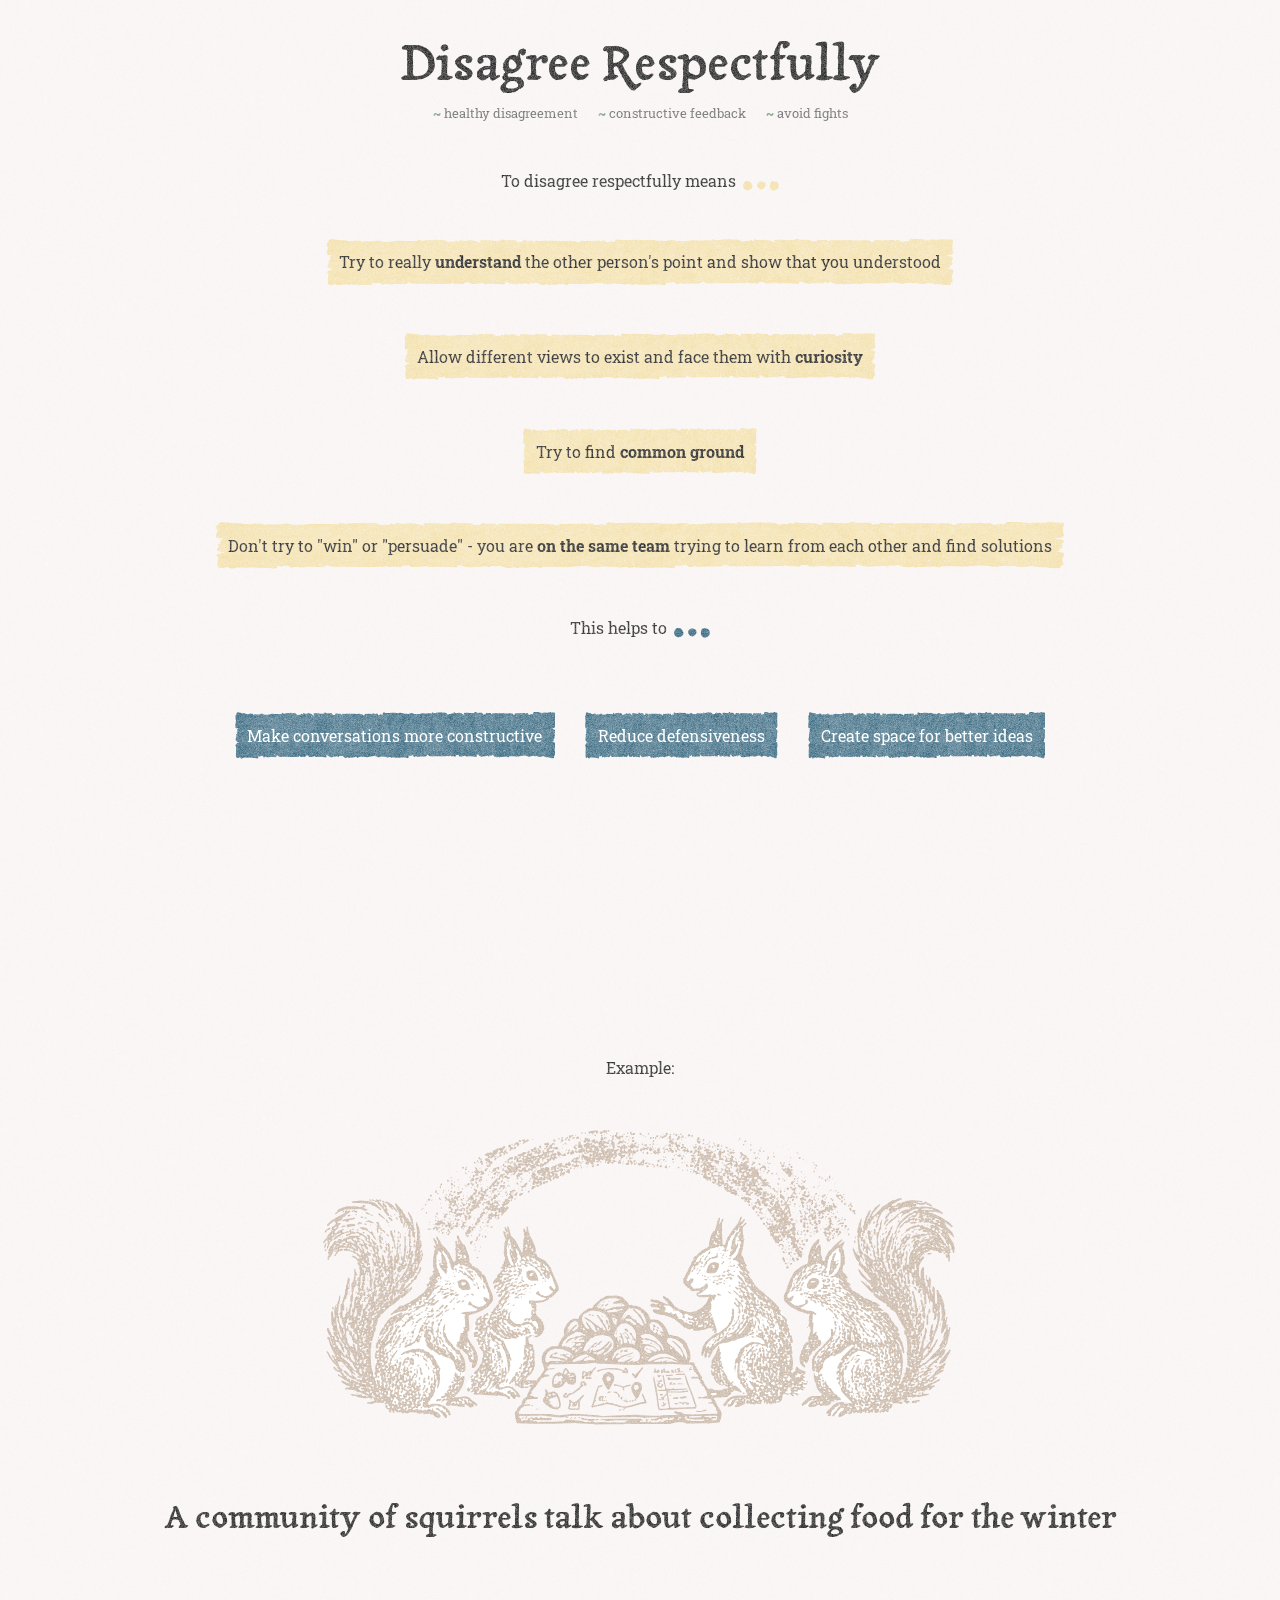
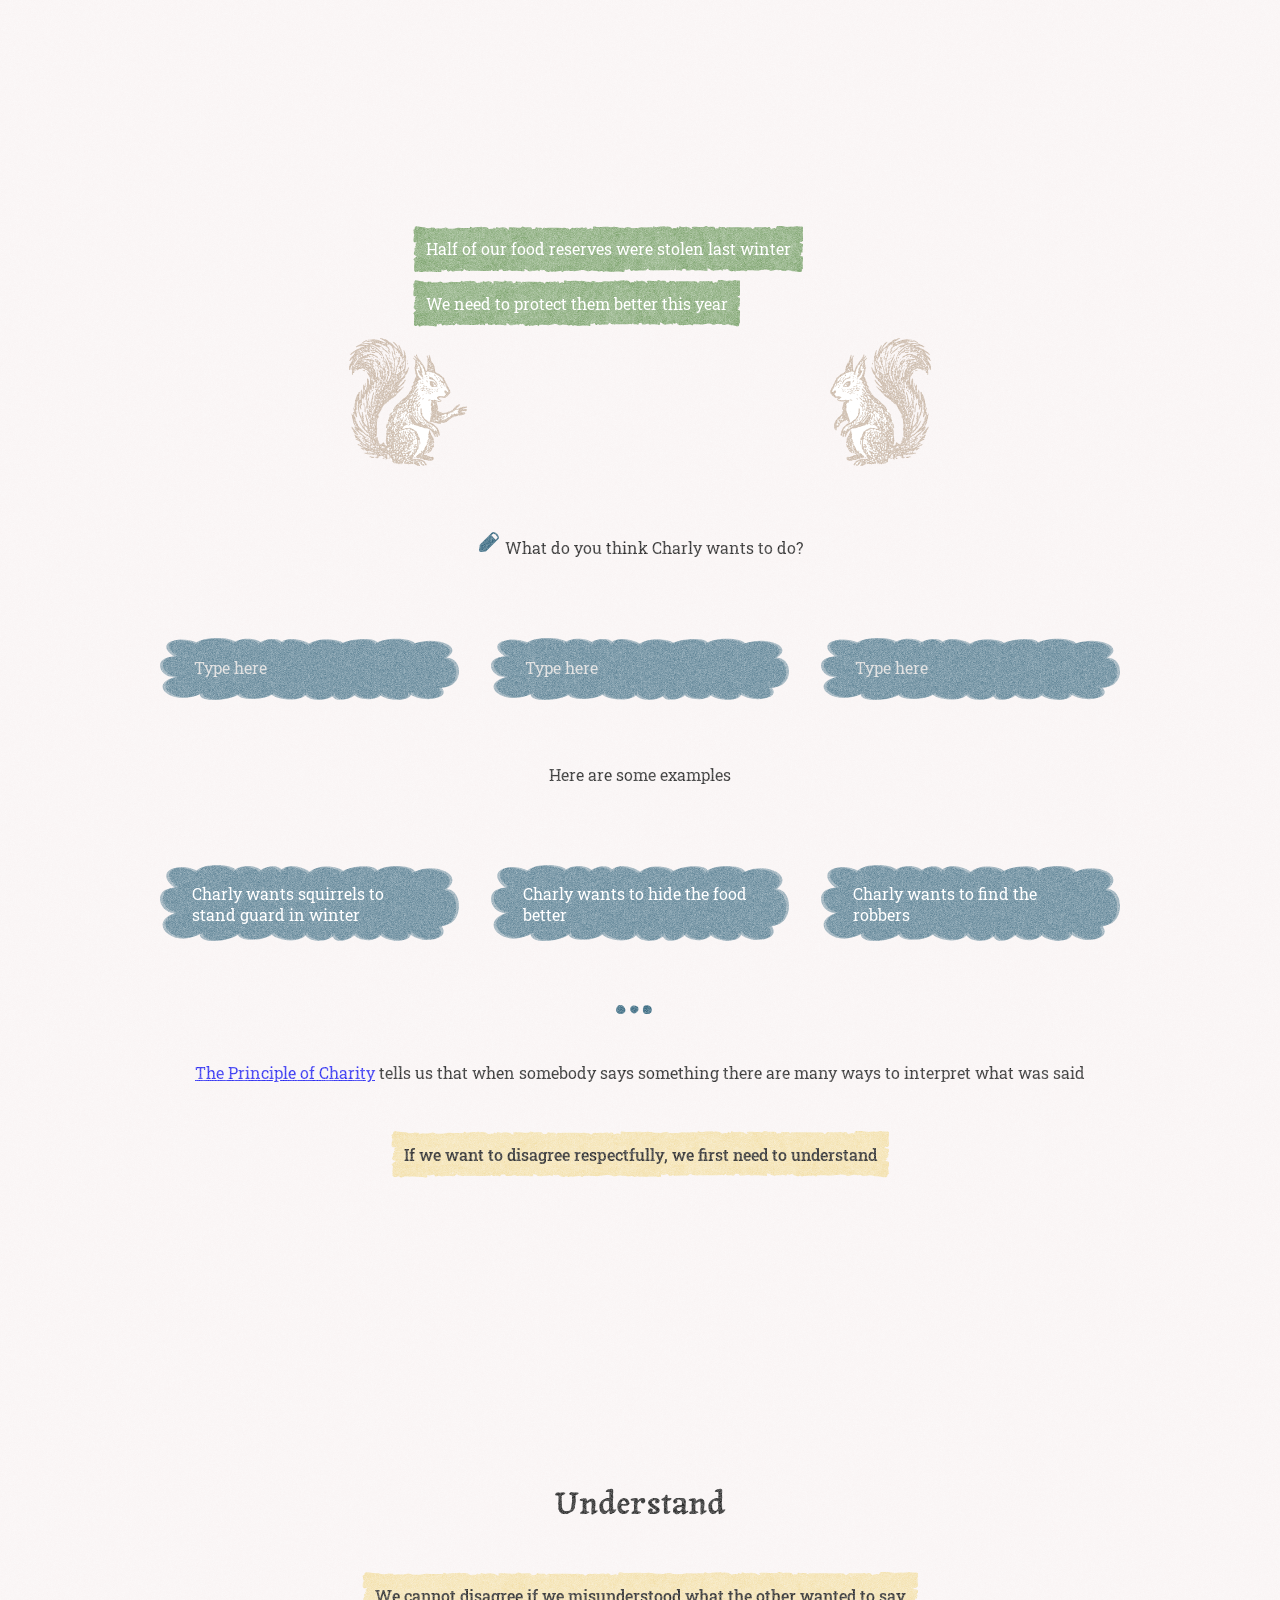
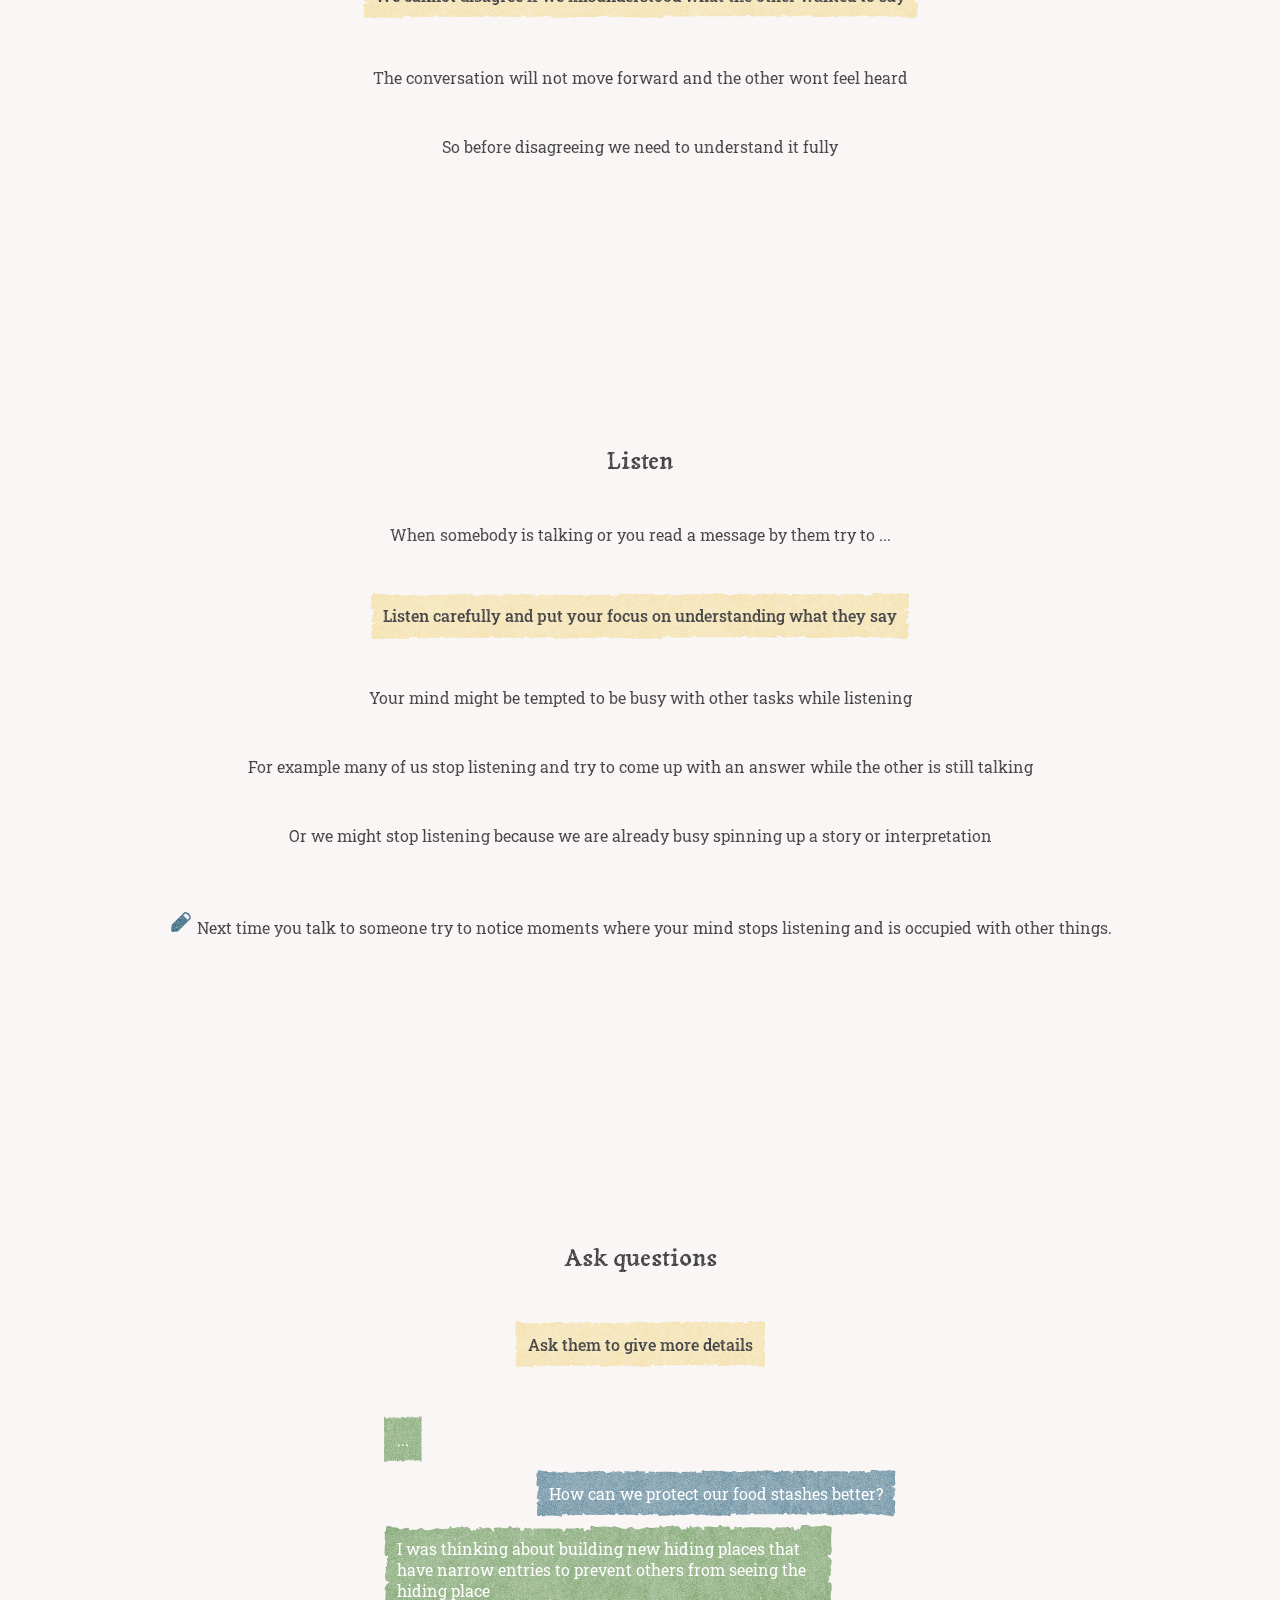
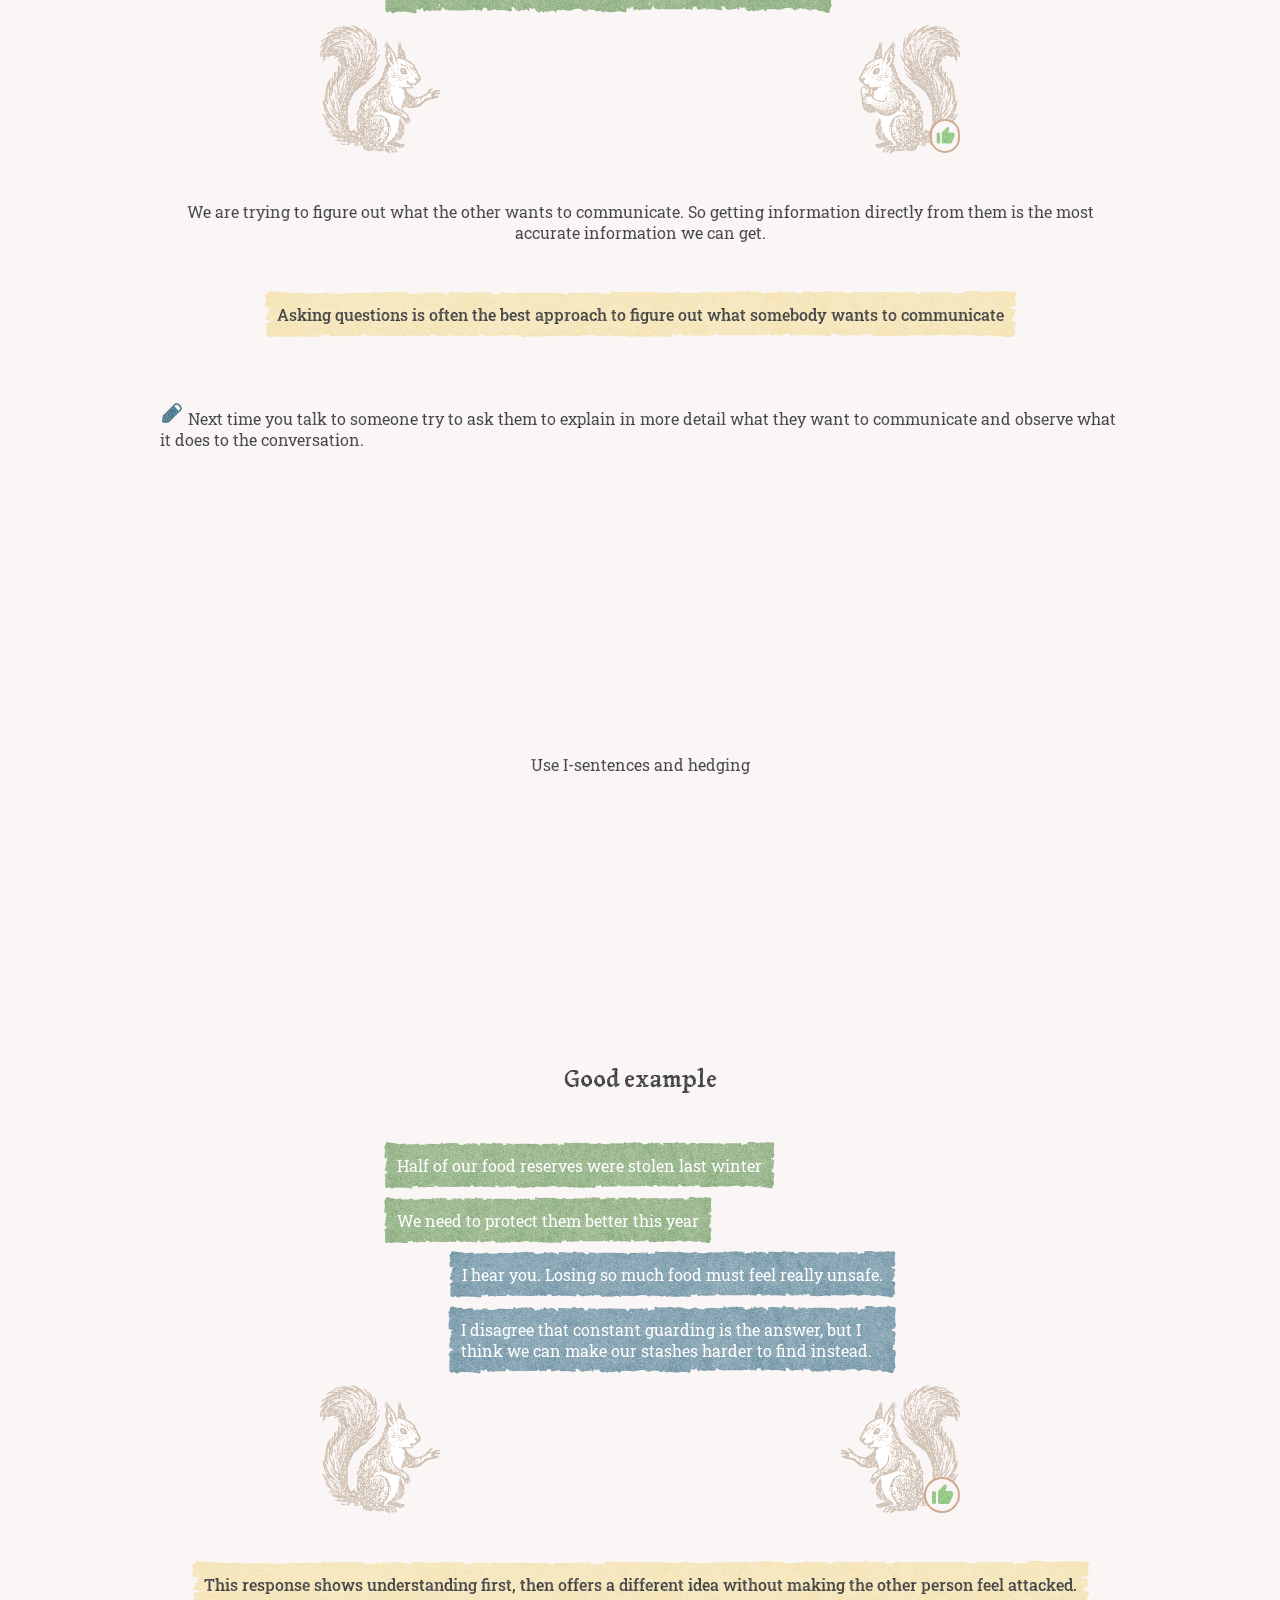
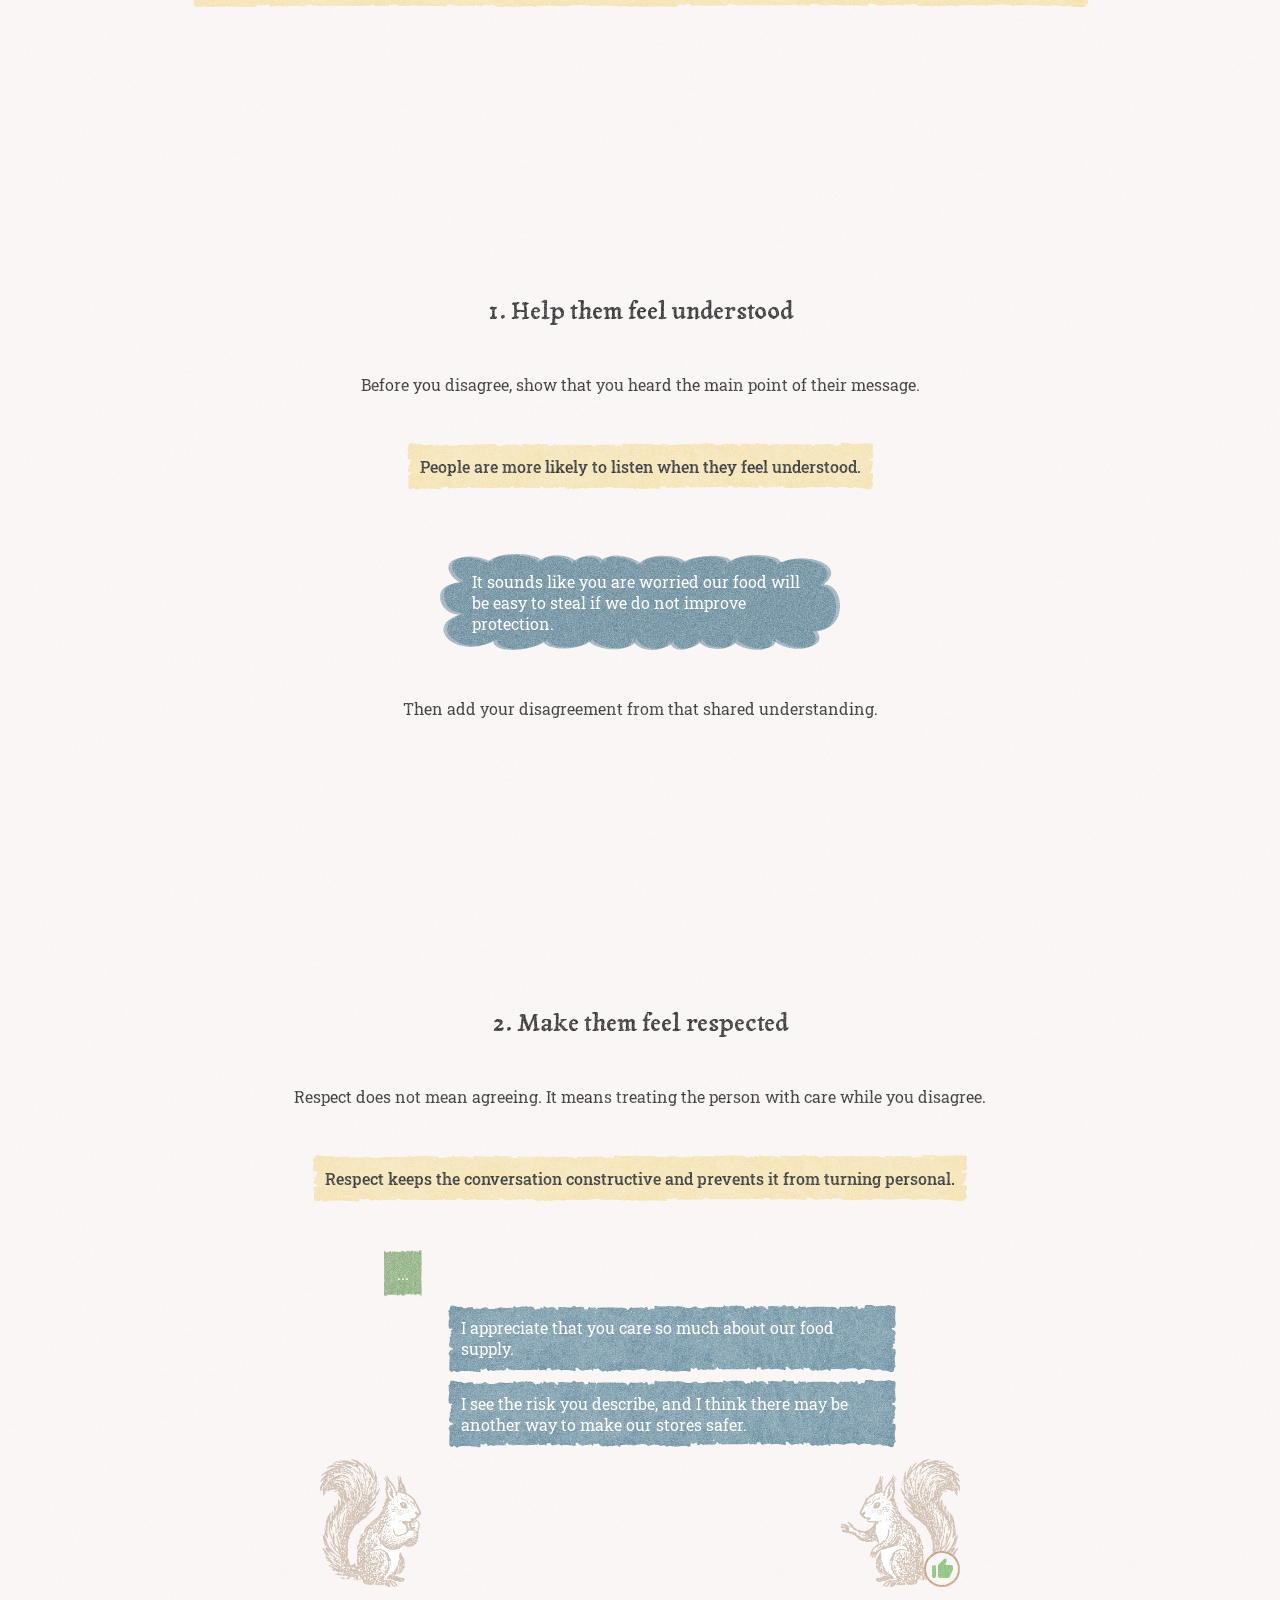
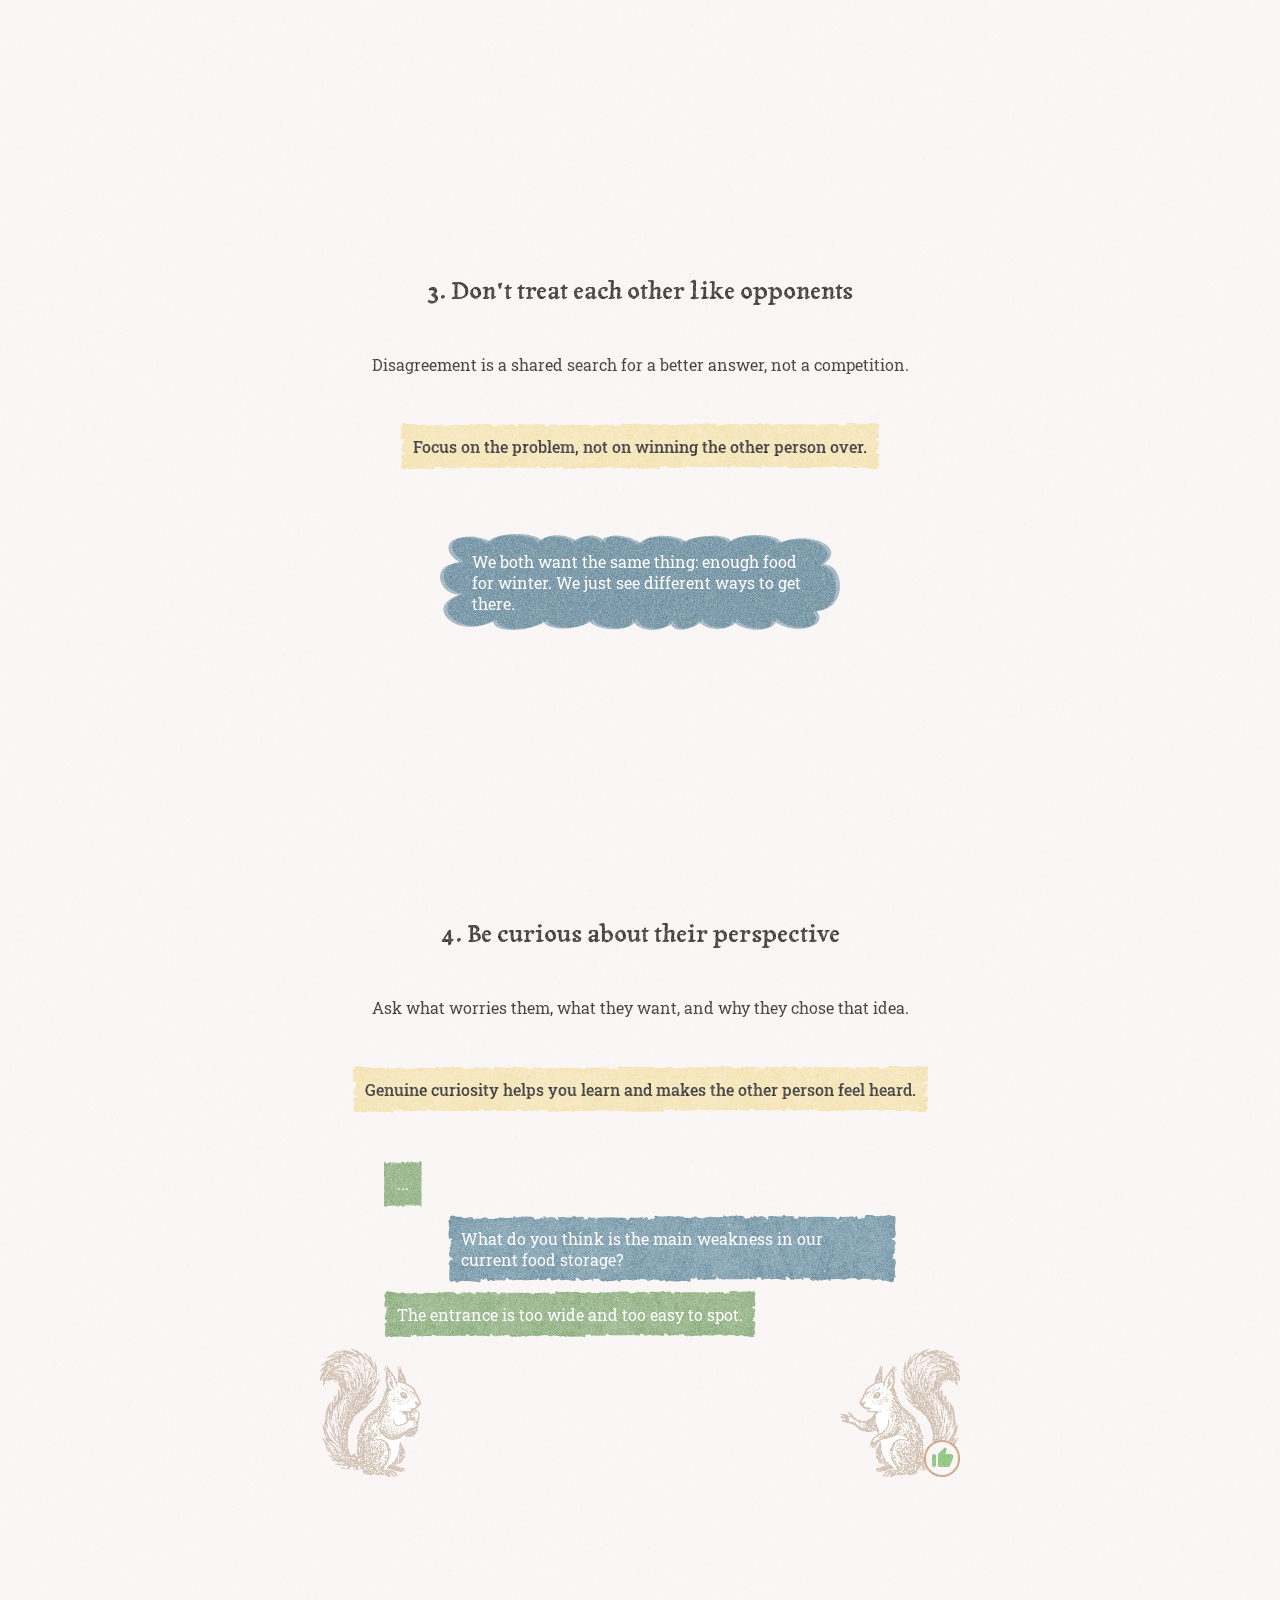
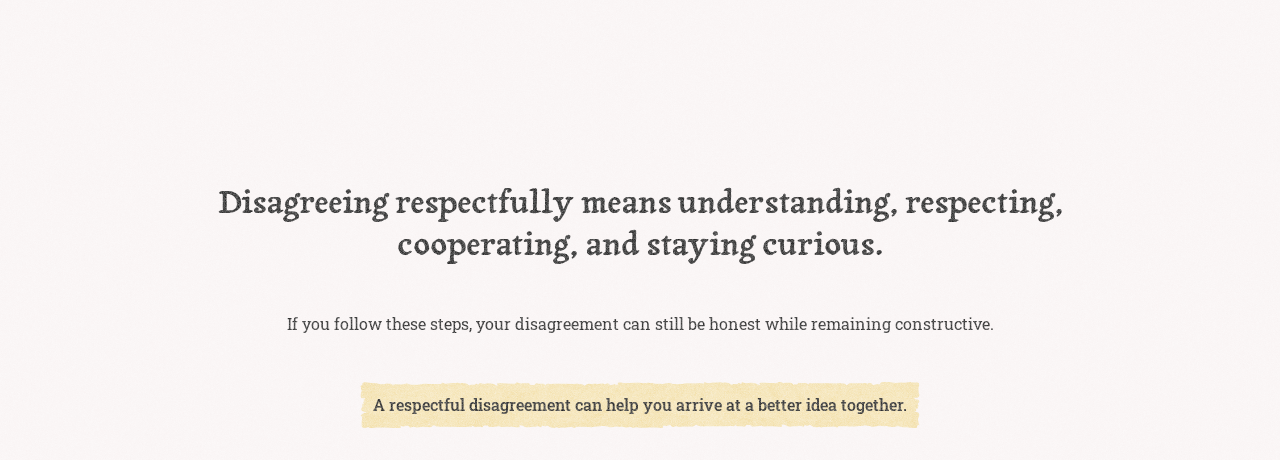
<file: disagree.html>
<!DOCTYPE html>
<html lang="en" style="min-height: 100dvh">
  <head>
    <meta charset="UTF-8" />

    <title>Disagree Respectfully</title>
    <meta
      name="description"
      content="@@@"
    />
		<!-- TODO Remove index blocking -->
		<meta name="robots" content="noindex">
    <link rel="icon" type="image/x-icon" href="/images/favicon.svg" />

    <link rel="stylesheet" href="global.css" />
    <link rel="preconnect" href="https://fonts.googleapis.com" />
    <link rel="preconnect" href="https://fonts.gstatic.com" crossorigin />
    <link
      href="https://fonts.googleapis.com/css2?family=Tagesschrift&display=swap"
      rel="stylesheet"
    />
    <link
      href="https://fonts.googleapis.com/css2?family=Roboto+Slab:wght@100..900&display=swap"
      rel="stylesheet"
    />

    <script src="components/speech-bubble.js" type="module"></script>
    <script src="components/thought-bubble.js" type="module"></script>
    <script src="components/squirrel-conversation.js" type="module"></script>
    <script src="components/important-block.js" type="module"></script>
    <script src="components/takeaway-block.js" type="module"></script>
    <script src="components/with-background.js" type="module"></script>
    <script src="components/three-dots.js" type="module"></script>
    <script src="components/reader-exercise.js" type="module"></script>
		<script src="components.js" type="module"></script>
  </head>

  <body
    style="
      position: relative;
      margin: 0;
      background-color: #f8f2f2ff;
      font-family: 'Roboto Slab';
      --blue: #114b67;
      --yellow: #f0d999;
      --red: #cf6c6c;
      --green: #558963;
    "
  >
		<layout-main>	
        <section id="principle-of-charity">
          <div
            style="display: flex; flex-direction: column; align-items: center; width: 100%"
          >
            <h2
              style="
                font-size: 3rem;
                margin: 0;
                font-family: 'Tagesschrift', system-ui;
                text-align: center;
              "
            >
              Disagree Respectfully
            </h2>
            <div style="display: flex; flex-direction: row; gap: 20px; justify-content: space-between; color: hsl(0, 0%, 32%); font-size: small; margin-top: .6rem; text-align: center;">
              <span><span style="color: var(--green); font-weight: 900;">~</span> healthy disagreement</span>
              <span><span style="color: var(--green); font-weight: 900;">~</span> constructive feedback</span>
              <span><span style="color: var(--green); font-weight: 900;">~</span> avoid fights</span>
            </div>
          </div>
					<div style="display: flex; flex-direction: row; align-items: end; gap: .4rem;">
            To disagree respectfully means
            <div style=" height: .6rem;">
              <three-dots />
            </div>
          </div>
          <with-background>
            <h3>
              Try to really <b>understand</b> the other person's point and show that you understood
            </h3>
          </with-background>
          <with-background>
            <h3>
              Allow different views to exist and face them with <b>curiosity</b>
            </h3>
          </with-background>
					<with-background>
            <h3>
              Try to find <b>common ground</b> 
            </h3>
          </with-background>
          <with-background>
            <h3>
							Don't try to "win" or "persuade" - you are <b>on the same team</b> trying to learn from each other and find solutions
            </h3>
          </with-background>
					<div style="display: flex; flex-direction: row; align-items: end; gap: .4rem;">
            This helps to
            <div style=" height: .6rem;">
              <three-dots color="var(--blue)" />
            </div>
          </div>
          <div style="display: flex; gap: 10px; flex-wrap: wrap; justify-content: center; margin-top: 1rem;">
            <with-background class="summary-box" color="var(--blue)">
              Make conversations more constructive
            </with-background>
            <with-background class="summary-box" color="var(--blue)">
              Reduce defensiveness
            </with-background>
            <with-background class="summary-box" color="var(--blue)">
              Create space for better ideas
            </with-background>
          </div>
        </section>

        <section id="example-setting">
          <p>Example:</p>
          <img
            style="width: 100%; max-width: 40rem"
            src="images/squirrels-example.svg"
          />
          <important-block>
            A community of squirrels talk about collecting food for the winter
          </important-block>
        </section>

        <section>
          <!-- <div class="heading">Many interpretations</div> -->
          <squirrel-conversation
            messages='[
              {"leftOrRight":"left", "message":"Half of our food reserves were stolen last winter"},
              {"leftOrRight":"left", "message":"We need to protect them better this year"}
            ]'
            squirrel-left="talking-angry"
            squirrel-right="annoyed"
          ></squirrel-conversation>
					<reader-exercise>
            What do you think Charly wants to do?
          </reader-exercise>
					<div
            style="
              gap: 4rem;
              display: flex;
              flex-direction: column;
              align-items: center;
            "
          >
            <!-- <div style="display: grid; grid-template-columns: repeat(3, 1fr); grid-template-rows: repeat(3, 1fr); gap: 1rem"> -->
            <div
              style="
                display: flex;
                flex-direction: row;
                gap: 2rem;
                flex-wrap: wrap;
                width: 100%;
              "
              class="mode-interactive"
            >
              <thought-bubble
                style="flex-basis: 15rem; flex-shrink: 1; flex-grow: 1"
                color="green"
                class="mode-interactive"
                >
                <textarea placeholder="Type here"></textarea>
              </thought-bubble>
              <thought-bubble
                style="flex-basis: 15rem; flex-shrink: 1; flex-grow: 1"
                color="green"
                class="mode-interactive"
                >
                <textarea placeholder="Type here"></textarea>
              </thought-bubble>
              <thought-bubble
                style="flex-basis: 15rem; flex-shrink: 1; flex-grow: 1"
                color="green"
                class="mode-interactive"
                >
                <textarea placeholder="Type here"></textarea>
              </thought-bubble>
            </div>
            <div class="mode-interactive" >
              Here are some examples
            </div>
            <div
              style="
                display: flex;
                flex-direction: row;
                gap: 2rem;
                flex-wrap: wrap;
              "
            >
              <thought-bubble
                style="flex-basis: 15rem; flex-shrink: 1; flex-grow: 1"
                color="green"
                class="interpreting-charly-thought"
                >Charly wants squirrels to stand guard in winter
                </thought-bubble
              >
              <thought-bubble
                style="flex-basis: 15rem; flex-shrink: 1; flex-grow: 1"
                color="green"
                class="interpreting-charly-thought"
                >Charly wants to hide the food better</thought-bubble
              >
              <thought-bubble
                style="flex-basis: 15rem; flex-shrink: 1; flex-grow: 1"
                color="green"
                class="interpreting-charly-thought"
                >Charly wants to find the robbers</thought-bubble
              >
            </div>
            <div style="height: .6rem; width: 3rem;"><three-dots color="var(--blue)" /></div>
          </div>
					<p><a href="/">The Principle of Charity</a> tells us that when somebody says something there are many ways to interpret what was said</p>
					<takeaway-block>If we want to disagree respectfully, we first need to understand</takeaway-block>
        </section>
				<section>
					<important-block>
						Understand
					</important-block>
					<takeaway-block>We cannot disagree if we misunderstood what the other wanted to say</takeaway-block>
					<p>The conversation will not move forward and the other wont feel heard</p>
					<p>So before disagreeing we need to understand it fully</p>
				</section>

				<section>
          <div class="heading">Listen</div>
          <p>
            When somebody is talking or you read a message by them try to ...
          </p>
          <takeaway-block
            >Listen carefully and put your focus on understanding what they say</takeaway-block
          >
					<p>Your mind might be tempted to be busy with other tasks while listening</p>
          <p>
						For example many of us stop listening and try to come up with an answer while the other is still talking
					</p>
					<p>
						Or we might stop listening because we are already busy spinning up a story or interpretation
          </p>
          <reader-exercise>
            Next time you talk to someone try to notice moments where your mind stops listening and is occupied with other things.   
          </reader-exercise>
        </section>

				<section>
          <h3 class="heading">Ask questions</h3>
          <takeaway-block>Ask them to give more details</takeaway-block>
          <squirrel-conversation
            positive-or-negative="positive"
            messages='[
              {"leftOrRight":"left", "message":"..."},
              {"leftOrRight":"right", "message":"How can we protect our food stashes better?"},
              {"leftOrRight":"left", "message":"I was thinking about building new hiding places that have narrow entries to prevent others from seeing the hiding place"}  
              ]'
            squirrel-left="talking-smile"
            squirrel-right="thinking"
          ></squirrel-conversation>
          
          <p>
            We are trying to figure out what the other wants to communicate. So
            getting information directly from them is the most accurate
            information we can get.

            <!-- By asking questions we can find new interpretations and
            figure out if our interpretations are true. Since we are trying to
            figure out what the other wants to communicate getting direct
            feedback from them is the most accurate information we can get. . So
            asking them to explain something in more detail should be the first
            approach. -->
          </p>
          <takeaway-block>
            Asking questions is often the best approach to figure out what
            somebody wants to communicate
          </takeaway-block>
          <reader-exercise>
            Next time you talk to someone try to ask them to explain in more detail what they want to communicate and observe what it does to the conversation.
          </reader-exercise>
        </section>

				<section>
					Use I-sentences and hedging
				</section>

        <section>
          <div class="heading">Good example</div>
          <squirrel-conversation
            positive-or-negative="positive"
            messages='[
              {"leftOrRight":"left", "message":"Half of our food reserves were stolen last winter"},
              {"leftOrRight":"left", "message":"We need to protect them better this year"},
              {"leftOrRight":"right", "message":"I hear you. Losing so much food must feel really unsafe."},
              {"leftOrRight":"right", "message":"I disagree that constant guarding is the answer, but I think we can make our stashes harder to find instead."}
            ]'
            squirrel-left="talking-neutral"
            squirrel-right="talking-smile"
          ></squirrel-conversation>
          <takeaway-block>
            This response shows understanding first, then offers a different idea without making the other person feel attacked.
          </takeaway-block>
        </section>

        <section>
          <div class="heading">1. Help them feel understood</div>
          <p>
            Before you disagree, show that you heard the main point of their message.
          </p>
          <takeaway-block>
            People are more likely to listen when they feel understood.
          </takeaway-block>
          <thought-bubble style="max-width: 25rem">
            It sounds like you are worried our food will be easy to steal if we do not improve protection.
          </thought-bubble>
          <p>
            Then add your disagreement from that shared understanding.
          </p>
        </section>

        <section>
          <div class="heading">2. Make them feel respected</div>
          <p>
            Respect does not mean agreeing. It means treating the person with care while you disagree.
          </p>
          <takeaway-block>
            Respect keeps the conversation constructive and prevents it from turning personal.
          </takeaway-block>
          <squirrel-conversation
            positive-or-negative="positive"
            messages='[
              {"leftOrRight":"left", "message":"..."},
              {"leftOrRight":"right", "message":"I appreciate that you care so much about our food supply."},
              {"leftOrRight":"right", "message":"I see the risk you describe, and I think there may be another way to make our stores safer."}
            ]'
            squirrel-left="thinking"
            squirrel-right="talking-neutral"
          ></squirrel-conversation>
        </section>

        <section>
          <div class="heading">3. Don't treat each other like opponents</div>
          <p>
            Disagreement is a shared search for a better answer, not a competition.
          </p>
          <takeaway-block>
            Focus on the problem, not on winning the other person over.
          </takeaway-block>
          <thought-bubble style="max-width: 25rem">
            We both want the same thing: enough food for winter. We just see different ways to get there.
          </thought-bubble>
        </section>

        <section>
          <div class="heading">4. Be curious about their perspective</div>
          <p>
            Ask what worries them, what they want, and why they chose that idea.
          </p>
          <takeaway-block>
            Genuine curiosity helps you learn and makes the other person feel heard.
          </takeaway-block>
          <squirrel-conversation
            positive-or-negative="positive"
            messages='[
              {"leftOrRight":"left", "message":"..."},
              {"leftOrRight":"right", "message":"What do you think is the main weakness in our current food storage?"},
              {"leftOrRight":"left", "message":"The entrance is too wide and too easy to spot."}
            ]'
            squirrel-left="thinking"
            squirrel-right="talking-neutral"
          ></squirrel-conversation>
        </section>

        <section>
          <important-block>
            Disagreeing respectfully means understanding, respecting, cooperating, and staying curious.
          </important-block>
          <p>
            If you follow these steps, your disagreement can still be honest while remaining constructive.
          </p>
          <takeaway-block>
            A respectful disagreement can help you arrive at a better idea together.
          </takeaway-block>
        </section>

			</layout-main>

    <template id="three-dots-template">
      <style>
        * {
          box-sizing: border-box;
        }
      </style>
      <div class="container" style="height: 100%"></div>
    </template>
    <template id="takeaway-block-template">
      <style>
        * {
          box-sizing: border-box;
        }
      </style>
      <div style="position: relative; width: fit-content; font-weight: 500">
        <with-background>
          <slot></slot>
        </with-background>
      </div>
    </template>
    <template id="with-background-template">
      <style>
        * {
          box-sizing: border-box;
          margin: 0;
        }
      </style>
      <div style="position: relative">
        <div
          style="position: absolute; width: 100%; height: 100%; z-index: -1"
          class="background"
        ></div>
        <p style="padding: 0.8rem">
          <slot></slot>
        </p>
      </div>
    </template>
    <template id="thought-bubble-template">
      <style>
        * {
          box-sizing: border-box;
        }
      </style>
      <div style="color: white; position: relative">
        <div
          style="
            width: 100%;
            height: 100%;
            position: absolute;
            z-index: -10;
            padding-top: 1rem;
          "
        >
          <img
            src="./images/thought-background.svg"
            style="width: 100%; height: 100%"
          />
        </div>
        <div
          style="color: white; margin: 0; display: flex; flex-direction: column"
        >
          <span
            style="
              background-color: #f9f4f4ff;
              border-color: #114b67b0;
              border-width: 3px;
              border-style: solid;
              border-radius: 10px;
              color: rgb(90, 90, 90);
              padding: 0.2rem;
              font-family: 'Tagesschrift', system-ui;
              visibility: hidden;
              align-self: center;
            "
            class="thought-blubble-heading"
            ><slot name="heading">No Title</slot></span
          >
          <div
            style="
              padding-left: 2rem;
              padding-bottom: 1rem;
              padding-right: 2rem;
              text-align: left;
            "
          >
            <slot></slot>
          </div>
        </div>
      </div>
    </template>
    <template id="speech-bubble-template">
      <style>
        * {
          box-sizing: border-box;
        }
      </style>
      <div style="position: relative; width: fit-content; color: white">
        <!-- <div
          style="
            border-radius: 5px;
            background-color: #2c6c1280;
            height: calc(100% - 3px);
            width: calc(100% - 3px);
            position: absolute;
            bottom: 0;
            left: 0;
          "
          class="speech-bubble-background"
        ></div>
        <div
          style="
            border-radius: 5px;
            background-color: #2c6c1280;
            height: calc(100% - 3px);
            width: calc(100% - 3px);
            position: absolute;
            top: 0;
            right: 0;
          "
          class="speech-bubble-background"
        ></div> -->
        <with-background style="height: 100%" type="summary">
          <slot></slot>
        </with-background>
        <!-- <div
          style="color: white; position: relative; padding: 0.7rem; margin: 0"
        >
          <slot></slot>
        </div> -->
      </div>
    </template>
    <template id="reader-exercise-template">
      <style>
        * {
          box-sizing: border-box;
        }
      </style>
      <p class="mode-interactive">
        <!-- Pen icon -->
        <svg xmlns="http://www.w3.org/2000/svg" width="24" height="24" viewBox="0 0 24 24"><path fill="var(--blue)" d="M21.911 7.142a7.45 7.45 0 0 0-5.07-5.07a2 2 0 0 0-1 0a2 2 0 0 0-.87.52l-2.23 2.24l-9.54 9.53a2.1 2.1 0 0 0-.56 1.14l-.61 4.16a2.1 2.1 0 0 0 .07.93c.102.3.27.573.49.8c.224.222.494.392.79.5c.207.068.423.101.64.1h.29l4.16-.61a2 2 0 0 0 1.15-.56l9.55-9.55l2.22-2.21a2 2 0 0 0 .54-1.92zm-1.46.63a.5.5 0 0 1-.14.22l-1.69 1.69l-4.32-4.31l1.71-1.71a.6.6 0 0 1 .23-.13h.23a5.94 5.94 0 0 1 4 4a.6.6 0 0 1-.02.24"/></svg>
        <slot></slot>
      </p>
    </template>
    <template id="squirrel-conversation-template">
      <style>
        * {
          box-sizing: border-box;
          color: white;
        }
      </style>
      <div
        style="
          display: flex;
          flex-direction: column;
          gap: 0.7rem;
          max-width: 40rem;
        "
      >
        <div
          style="
            display: flex;
            flex-direction: column;
            gap: 0.5rem;
            margin-left: 4rem;
            margin-right: 4rem;
          "
          class="speech-bubble"
        ></div>
        <div style="display: flex; justify-content: space-between; gap: 3rem">
          <div style="height: 8rem" class="squirrel-left"></div>
          <div style="position: relative">
            <div
              style="height: 8rem; transform: scale(-1, 1)"
              class="squirrel-right"
            ></div>
            <div
              style="
                position: absolute;
                bottom: 0;
                right: 0;
                width: 30%;
                aspect-ratio: 1 / 1;
                background-color: #f8f2f2ff;
                border-color: hsl(26, 39.5%, 55.3%);
                border-width: 2px;
                border-style: solid;
                border-radius: 100000px;
                padding: 3px;
                display: flex;
                align-items: center;
                justify-content: center;
              "
              class="positive-or-negative-container"
            ></div>
          </div>
        </div>
      </div>
    </template>
    <!-- TODO: Rename to heading -->
    <template id="important-block-template">
      <div
        style="
          border-radius: 5px;
          padding-top: 0.5rem;
          text-align: center;
          display: flex;
          flex-direction: column;
          align-items: center;
          gap: 0.5rem;
        "
      >
        <div>
          <slot name="above"></slot>
        </div>
        <div
          style="
            font-size: 2rem;
            font-family: 'Tagesschrift', system-ui;
            /* padding-left: 2rem;
            padding-right: 2rem;
            padding-bottom: 2rem; */
          "
        >
          <slot></slot>
        </div>
      </div>
    </template>
    <svg
      style="
        width: 100%;
        height: 100%;
        pointer-events: none;
        position: absolute;
        top: 0;
        bottom: 0;
        opacity: 1;
      "
    >
      <defs id="defs2">
        <filter
          style="color-interpolation-filters: sRGB"
          id="grain-filter"
          x="0"
          y="0"
          width="1"
          height="1"
        >
          <feTurbulence
            id="feTurbulence65"
            type="fractalNoise"
            baseFrequency="8.2407104677060126"
            numOctaves="1"
            seed="0"
          />
          <feColorMatrix
            id="feColorMatrix67"
            type="matrix"
            values="1000.0000 0.0000000 0.0000000 0.0000000 0.0000000 0.0000000 1000.0000 0.0000000 0.0000000 0.0000000 0.0000000 0.0000000 1000.0000 0.0000000 0.0000000 0.0000000 0.0000000 0.0000000 1.0000000 0.0000000 "
          />
        </filter>
        <filter
          style="color-interpolation-filters: sRGB"
          id="paper-filter"
          x="-0.011476236"
          y="-0.012898589"
          width="1.0229525"
          height="1.0257972"
        >
          <feTurbulence
            numOctaves="2"
            baseFrequency="0.063"
            id="feTurbulence177-1-6"
          />
          <feColorMatrix
            values="0 0 0 0 0 0 0 0 0 0.5 0 0 0 0 0.5 0 0 0 -10 1"
            id="feColorMatrix177-7-7"
          />
          <feGaussianBlur
            stdDeviation="1"
            result="result1"
            id="feGaussianBlur177-7-1"
          />
          <feTurbulence
            numOctaves="3"
            baseFrequency="0.031"
            type="fractalNoise"
            result="result0"
            id="feTurbulence178-1-5"
          />
          <feColorMatrix
            result="result2"
            values="1.0000000 0.0000000 0.0000000 0.0000000 0.0000000 0.0000000 1.0000000 0.0000000 0.0000000 0.0000000 0.0000000 0.0000000 1.0000000 0.0000000 0.0000000 0.0000000 0.0000000 0.0000000 1.0000000 -0.50000000 "
            id="feColorMatrix178-1-5"
          />
          <feComposite
            operator="in"
            in2="result2"
            in="result1"
            id="feComposite178-5-4"
          />
          <feComposite
            in2="SourceGraphic"
            operator="atop"
            id="feComposite179-9-0"
            result="fbSourceGraphic"
          />
          <feColorMatrix
            result="fbSourceGraphicAlpha"
            in="fbSourceGraphic"
            values="0 0 0 -1 0 0 0 0 -1 0 0 0 0 -1 0 0 0 0 1 0"
            id="feColorMatrix179-7-2"
          />
          <feTurbulence
            id="feTurbulence179-7-6"
            type="fractalNoise"
            baseFrequency="0.04"
            numOctaves="5"
            seed="0"
            result="result4"
          />
          <feDisplacementMap
            id="feDisplacementMap179-6-0"
            in="fbSourceGraphic"
            in2="result4"
            yChannelSelector="G"
            xChannelSelector="R"
            scale="10"
            result="result3"
          />
          <feDiffuseLighting
            id="feDiffuseLighting179-7-6"
            lighting-color="#e9e6d7"
            diffuseConstant="1"
            surfaceScale="2"
            result="result1"
            in="result4"
          >
            <feDistantLight
              id="feDistantLight179-3-1"
              azimuth="235"
              elevation="40"
            />
          </feDiffuseLighting>
          <feComposite
            id="feComposite180-6-1"
            operator="in"
            in="result3"
            in2="result1"
            result="result2"
          />
          <feComposite
            id="feComposite181-5-1"
            in2="result1"
            result="result5"
            operator="arithmetic"
            k1="1.7"
            k2="0"
            k3="0"
            k4="0"
          />
          <feBlend
            id="feBlend181-6-7"
            in="result5"
            in2="result3"
            mode="normal"
          />
        </filter>
      </defs>
      <rect
        fill="white"
        width="100%"
        height="100%"
        style="opacity: 0.6; filter: url(#grain-filter)"
      />
      <!-- <rect
        fill="white"
        width="100%"
        height="100%"
        style="opacity: 0.05; filter: url(#paper-filter)"
      /> -->
    </svg>
  </body>
</html>
</file>
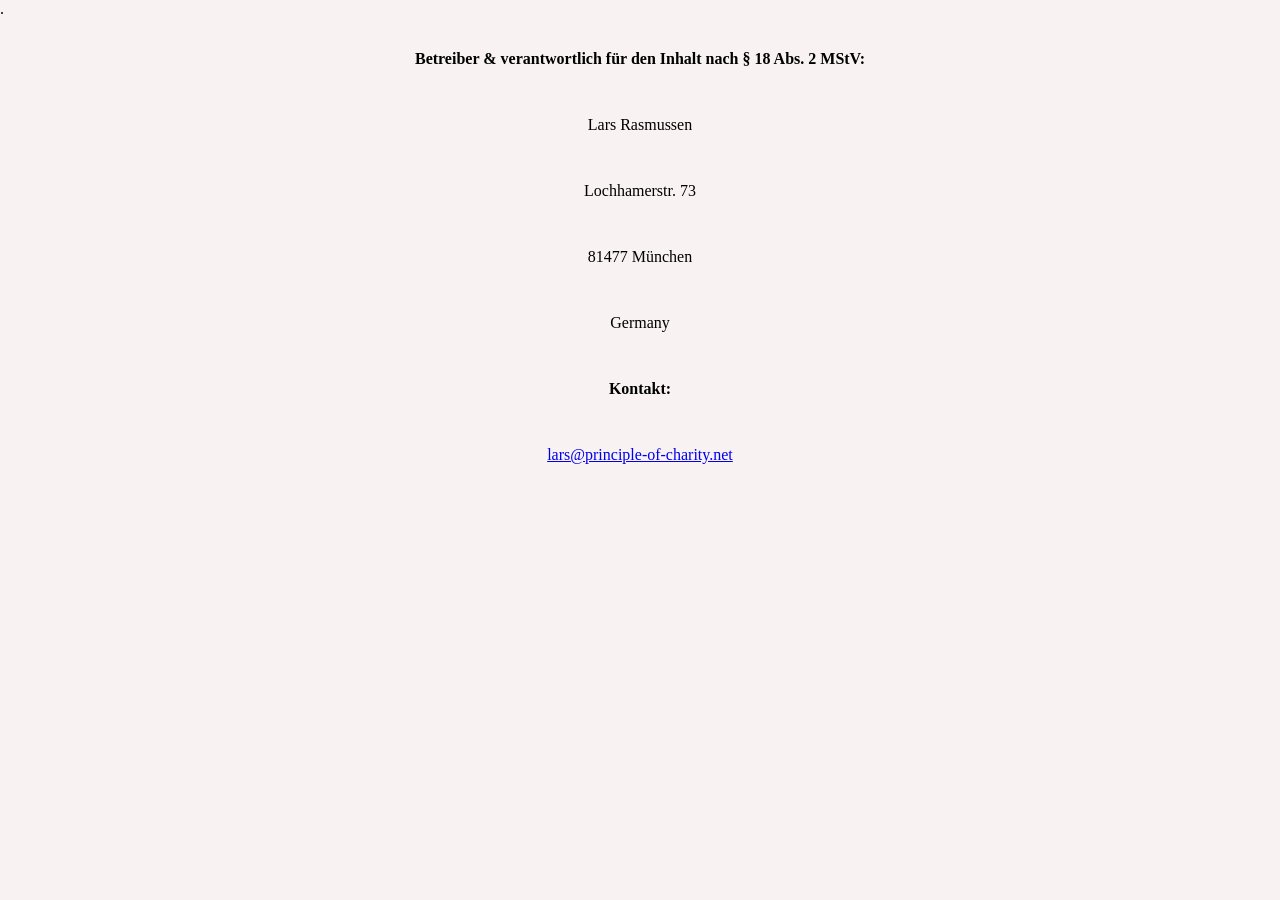
<file: impressum.html>
<!DOCTYPE html>
<html lang="en" style="min-height: 100dvh">
  <head>
    <meta charset="UTF-8" />
    <title>Impressum</title>
    <meta name="robots" content="noindex, nofollow" />
    .
    <meta name="description" content="Impressum" />
    <link rel="icon" type="image/x-icon" href="/images/favicon.svg" />

    <link rel="stylesheet" href="global.css" />
  </head>

  <body
    style="
      position: relative;
      margin: 0;
      background-color: #f8f2f2ff;
      font-family: 'Roboto Slab';
    "
  >
    <!-- minmax(X, Y) - Below X a horizontal scroll bar will appear. Above Y empty space will be added to the left and right of the content. -->
    <div
      style="display: grid; grid-template-columns: 1fr minmax(20rem, 64rem) 1fr"
    >
      <main
        style="
          grid-column-start: 2;
          grid-column-end: 3;
          padding: 2rem;
          display: flex;
          flex-direction: column;
          align-items: center;
          gap: 18rem; /* Sections gap */
        "
      >
        <section>
          <p style="font-weight: bold">
						Betreiber & verantwortlich für den Inhalt nach § 18 Abs. 2 MStV:
					</p>
          <p>
						Lars Rasmussen 
					</p>
          <p>
						Lochhamerstr. 73 
					</p>
          <p>
						81477 München 
					</p>
          <p>
						Germany
					</p>
					<p style="font-weight: bold">
						Kontakt:
					</p>
          <p>
						<a href="https://docs.google.com/forms/d/e/1FAIpQLSdX01hYfS0IS8cr_sR_brWSDnzgLIC8NP4ZS8IpzLz1tvXGzg/viewform?usp=dialog">lars@principle-of-charity.net</a>					
					</p>
        </section>
      </main>
    </div>
  </body>
</html>
</file>
<file: global.css>
* {
	box-sizing: border-box;
}

h1, h2, h3, h4, h5 {
	font: inherit;
	margin: 0;
}

section {
	display: flex; 
	flex-direction: column; 
	align-items: center;
	gap: 3rem;
}

.heading {
	font-family: 'Tagesschrift', system-ui; 
	font-size: x-large;
}

p, h3 {
	text-align: center;
	margin: 0;
}

.summary-box {
	padding: 10px;
	color: white;
}

three-dots {
	width: 100%;
	height: 100%;
	display: block;
}

thought-bubble textarea {
	resize: none;
	width: 100%;
	background-color: unset; 
	font: inherit; 
	color: inherit; 
	border: 0px;
	field-sizing: content;
	max-width: 100%;
}

thought-bubble textarea::placeholder {
	color: hsl(0, 0%, 84%)
}

.flex-item {
	flex-basis: 23rem; 
	flex-grow: 1; 
	display: flex; 
	flex-direction: column; 
	align-items: center;
	gap: 3rem; 
	/* border-radius: 5px; */
	/* background-color: hsla(26, 39.5%, 55.3%, 0.1); */
	padding: 1rem;
	text-align: center;
}

.mode-interactive {
	/* display: none; */
}
</file>
